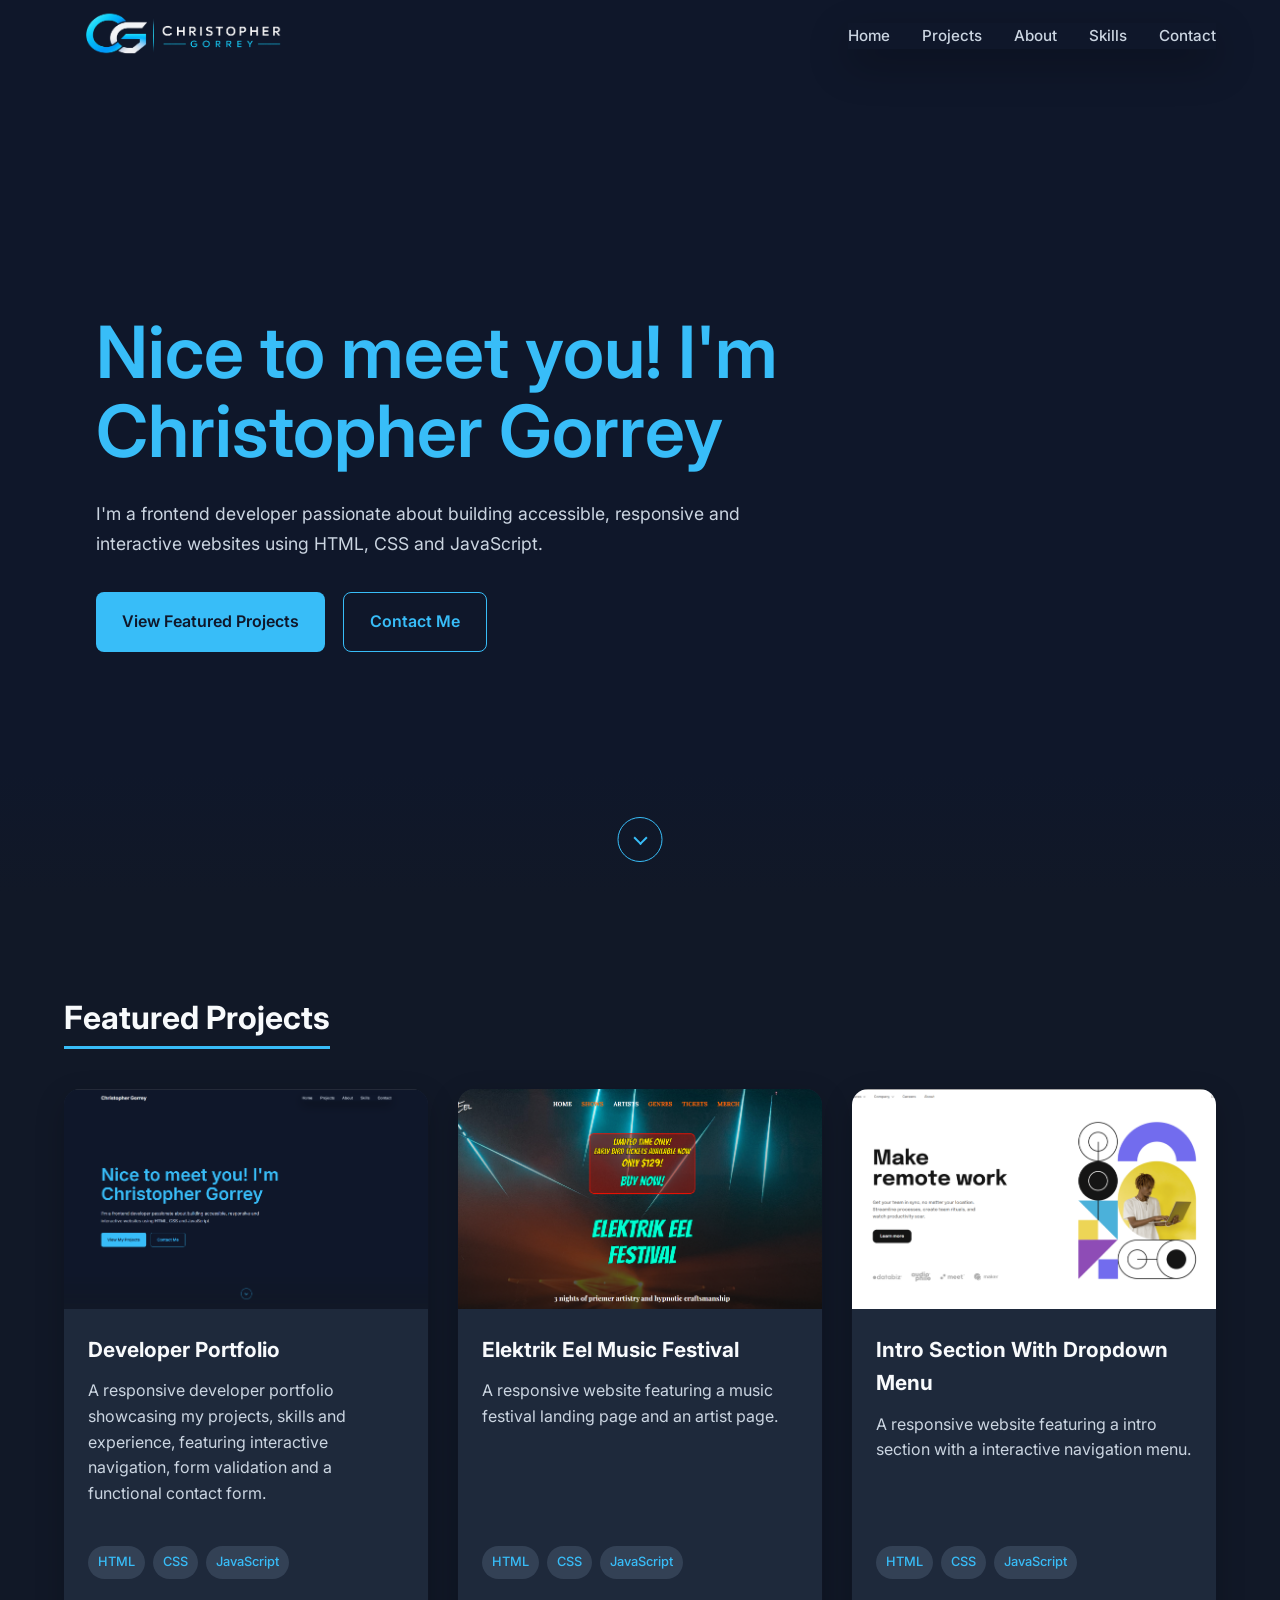
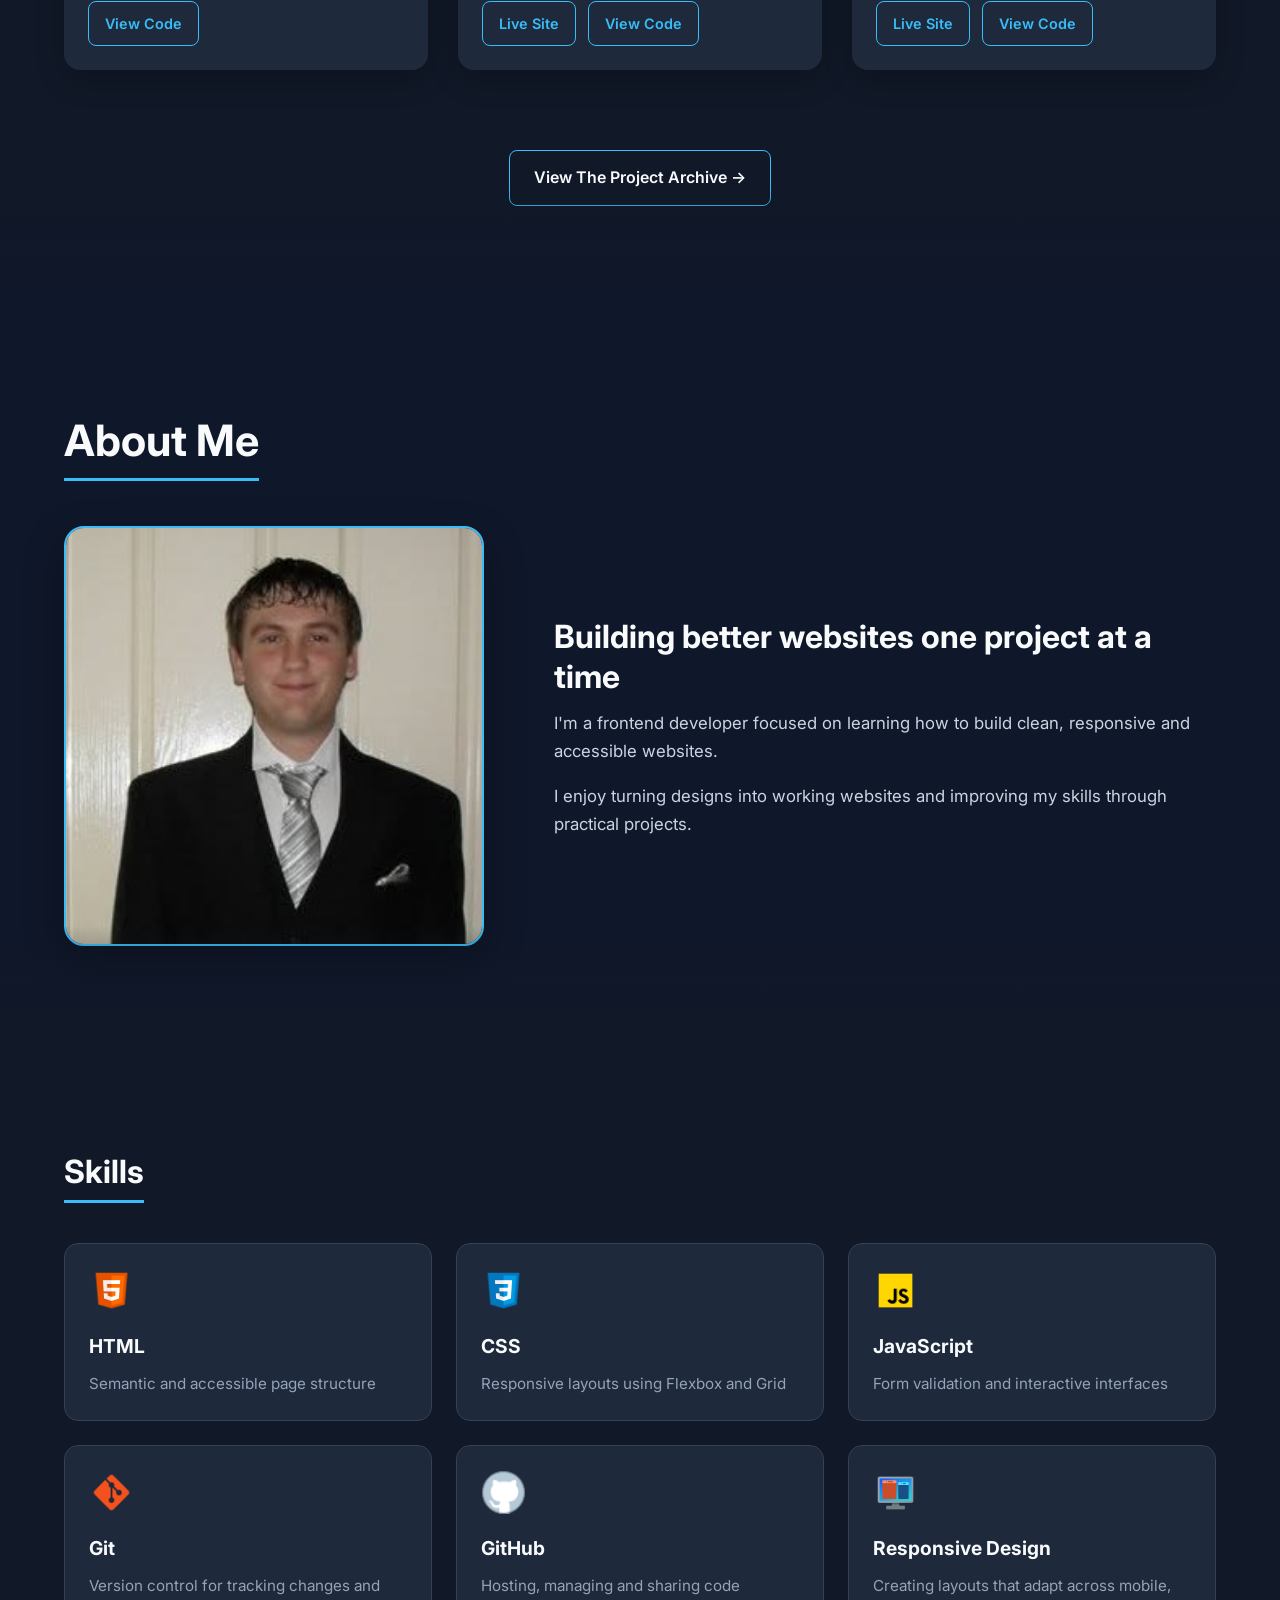
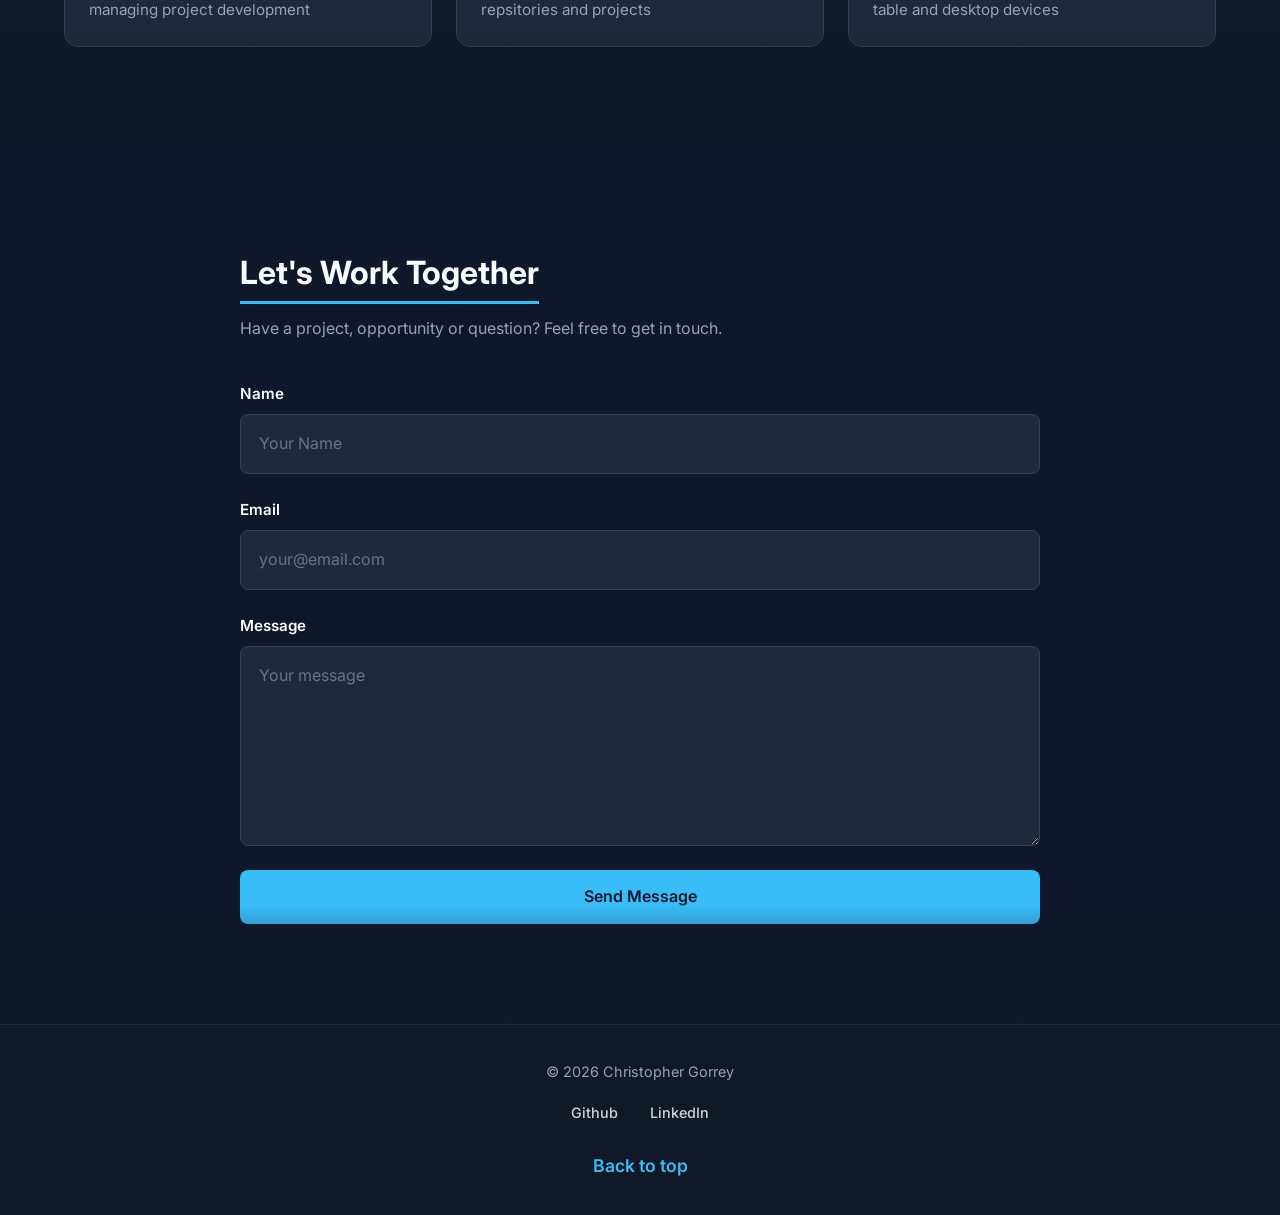
<file: index.html>
<!DOCTYPE html>
<html lang="en">
<head>
    <meta charset="UTF-8">
    <meta name="viewport" content="width=device-width, initial-scale=1.0">
    <title>Christopher Gorrey | Frontend Developer</title>

    <link rel="icon" type="image/png" href="./images/CG-icon.png">
    <link rel="stylesheet" href="./styles.css">
    <script src="./script.js" defer></script>
</head>
<body>
    <header class="header" id="header">
    <nav class="nav-bar">
        <a href="#header" class="logo">
            <img src=./images/Nav-bar_logo.png class="logo-image" alt="Christopher Gorrey">
        </a>
        </div>
        <button class="menu-btn" aria-label="Open menu" aria-expanded="false">
            <span></span>
            <span></span>
            <span></span>
        </button>
        <ul class="nav-menu">
            <li><a href="#header">Home</a></li>
            <li><a href="./projects.html">Projects</a></li>
            <li><a href="#about">About</a></li>
            <li><a href="#skills">Skills</a></li>
            <li><a href="#contact">Contact</a></li>
        </ul>
    </nav>
    </header>
    <main>
        <!-- Hero -->
        <section class="hero" id="home">
            <div class="hero-content">
                <h1 class="hero-intro">
                    Nice to meet you! I'm Christopher Gorrey
                </h1>
                <p class="hero-description">
                    I'm a frontend developer passionate about building accessible,
                    responsive and interactive websites using HTML, CSS and JavaScript.
                </p>
                <div class="hero-btns">
                    <a href="#projects" class=" button primary-btn">View Featured Projects</a>
                    <a href="#contact" class="button secondary-btn">Contact Me</a>
                </div>
            </div>
            <a href="#projects" class="scroll-down" aria-label="Scroll to projects">
                <span></span>
            </a>
        </section>

        <!-- Projects -->
        <section class="projects" id="projects">
            <div class="section-container">
                <div class="section-heading">
                    <h2><span class="underline">Featured Projects</span></h2>
                </div>
                <div class="project-grid">
                    <article class="project-card">
                        <picture>
                            <source media="(min-width: 768px)" srcset="./images/project-screenshots/Developer_Portfolio.png">
                            <img src="./images/project-screenshots/Developer_Portfolio_Mobile.jpg" alt="Developer Portfolio Webpage" class="project-image">
                        </picture>
                        <div class="project-content">
                            <h3>Developer Portfolio</h3>
                            <p>
                                A responsive developer portfolio showcasing my projects, 
                                skills and experience, featuring interactive navigation, 
                                form validation and a functional contact form.</p>
                            <div class="project-technologies">
                                <span>HTML</span>
                                <span>CSS</span>
                                <span>JavaScript</span>
                            </div>
                            <div class="project-links">
                                <a href="https://github.com/Khriz93/Portfolio-Webpage" target="_blank" rel="noopener noreferrer">View Code</a>
                            </div>
                        </div>
                    </article>
                    <article class="project-card">
                        <picture>
                            <source media="(min-width: 768px)" srcset="./images/project-screenshots/ElektrickEelFestival.png">
                            <img src="./images/project-screenshots/Elektrik_Eel_Music_Festival_Mobile.jpg" alt="Elektrik Eel Music Festival project" class="project-image">
                        </picture>
                        <div class="project-content">
                            <h3>Elektrik Eel Music Festival</h3>
                            <p>A responsive website featuring a music festival landing page and an artist page.</p>
                            <div class="project-technologies">
                                <span>HTML</span>
                                <span>CSS</span>
                                <span>JavaScript</span>
                            </div>
                            <div class="project-links">
                                <a href="https://music-festival-website.vercel.app/index.html" target="_blank">Live Site</a>
                                <a href="https://github.com/Khriz93/MusicFestivalWebsite" target="_blank">View Code</a>
                            </div>
                        </div>
                    </article>
                    <article class="project-card">
                        <picture>
                            <source media="(min-width: 768px)" srcset="./images/project-screenshots/Intro_With_Dropdown_Menu.png">
                            <img src="./images/project-screenshots/Intro_With_Dropdown_Menu_Mobile.jpg" alt="Intro With Dropdown Menu project" class="project-image">
                        </picture>
                        <div class="project-content">
                            <h3>Intro Section With Dropdown Menu</h3>
                            <p>A responsive website featuring a intro section with a interactive navigation menu.</p>
                            <div class="project-technologies">
                                <span>HTML</span>
                                <span>CSS</span>
                            <span>JavaScript</span>
                            </div>
                            <div class="project-links">
                                <a href="https://intro-section-with-dropdown-drab.vercel.app/" target="_blank">Live Site</a>
                                <a href="https://github.com/Khriz93/Intro-Section-With-Dropdown" target="_blank">View Code</a>
                            </div>
                        </div>
                    </article>
                </div>
                <div class="projects-btn-container">
                    <a href="./projects.html" class="button projects-btn">View The Project Archive -></a>
                </div>
            </div>
        </section>
        <!-- About -->
         <section class="about" id="about">
            <div class="section-container">
                <h2 class="about-heading"><span class="underline">About Me</span></h2>
                <div class="about-container">
                    <div class="about-image-container">
                        <img src="./images/profile.jpg" alt="Christopher Gorrey" class="about-image">
                    </div>
                    <div class="about-content">
                        <h3>Building better websites one project at a time</h3>
                        <p>
                            I'm a frontend developer focused on learning how to build clean,
                            responsive and accessible websites.
                        </p>
                        <p>
                            I enjoy turning designs into working websites and improving
                            my skills through practical projects.
                        </p>
                    </div>
                </div>
            </div>
         </section>
         <!-- Skills -->
          <section class="skills" id="skills">
            <div class="section-container">
                <div class="section-heading">
                    <h2><span class="underline">Skills</span></h2>
                </div>
                <div class="skills-grid">
                    <div class="skills-card">
                        <div class="skills-icon">
                            <img src="./images/icons8-html-48.png" alt="">
                        </div>
                        <h3>HTML</h3>
                        <p>Semantic and accessible page structure</p>
                    </div>
                    <div class="skills-card">
                        <div class="skills-icon">
                            <img src="./images/icons8-css-48.png" alt="">
                        </div>
                        <h3>CSS</h3>
                        <p>Responsive layouts using Flexbox and Grid</p>
                    </div>
                    <div class="skills-card">
                        <div class="skills-icon">
                            <img src="./images/icons8-javascript-48.png" alt="">
                        </div>
                        <h3>JavaScript</h3>
                        <p>Form validation and interactive interfaces</p>
                    </div>
                    <div class="skills-card">
                        <div class="skills-icon">
                            <img src="./images/icons8-git-48.png" alt="">
                        </div>
                        <h3>Git</h3>
                        <p>Version control for tracking changes and managing project development</p>
                    </div>
                    <div class="skills-card">
                        <div class="skills-icon">
                            <img src="./images/icons8-github-40.png" alt="">
                        </div>
                        <h3>GitHub</h3>
                        <p>Hosting, managing and sharing code repsitories and projects</p>
                    </div>
                    <div class="skills-card">
                        <div class="skills-icon">
                            <img src="./images/icons8-responsive-design-48.png" alt="">
                        </div>
                        <h3>Responsive Design</h3>
                        <p>Creating layouts that adapt across mobile, table and desktop devices</p>
                    </div>
                </div>
            </div>
          </section>
          <!-- Contact-->
           <section class="contact" id="contact">
            <div class="section-container contact-container">
                <div class="section-heading">
                    <h2><span class="underline">Let's Work Together</span></h2>
                    <p>Have a project, opportunity or question?
                       Feel free to get in touch.
                    </p>
                </div>
                <form class="contact-form" action="https://api.web3forms.com/submit" method="POST" novalidate>
                    <input type="hidden" name="access_key" value="1f04d7c7-612f-47d9-9099-0c048becac02">
                    <input type="hidden" name="subject" value="New message from Christopher Gorrey Portfolio">

                    <!-- SPAM PROTECTION -->
                     <input type="checkbox" name="botcheck" class="botcheck" tabindex="-1" autocomplete="off">

                    <div class="form-group">
                        <label for="name">Name</label>
                        <input type="text" id="name" name="name" placeholder="Your Name">
                        <p class="error-message" id="name-error">Please enter your name.</p>
                    </div>
                    <div class="form-group">
                        <label for="email">Email</label>
                        <input type="email" id="email" name="email" placeholder="your@email.com">
                        <p class="error-message" id="email-error">Please enter a valid email address.</p>
                    </div>
                    <div class="form-group">
                        <label for="message">Message</label>
                        <textarea id="message" name="message" placeholder="Your message"></textarea>
                        <p class="error-message" id="message-error">Please enter a message.</p>
                    </div>
                    <button type="submit" class="button primary-btn" id="submit-btn">Send Message</button>
                </form>
                <div class="success-message" id="success-message" role="status" aria-live="polite">
                    <h3>Message Sent!</h3>
                    <p>Thanks for getting in touch. I'll get back to you soon.</p>
                </div>
                <div class="send-error-message" id="send-error-message" role="alert">
                    <p>Sorry, something went wrong while sending your message.
                        Please try again.
                    </p>
                </div>
            </div> 
           </section>
    </main>
    <!-- Footer -->
     <footer class="footer">
        <div class="footer-content">
            <p>© 2026 Christopher Gorrey</p>
            <div class="footer-links">
                <a href="https://github.com/Khriz93" target="_blank">Github</a>
                <a href="https://www.linkedin.com/in/christopher-gorrey-5972b9186/" target="_blank">LinkedIn</a>
            </div>
            <a href="#header" class="back-to-top">Back to top</a>
        </div>
     </footer>
</body>
</html>
</file>
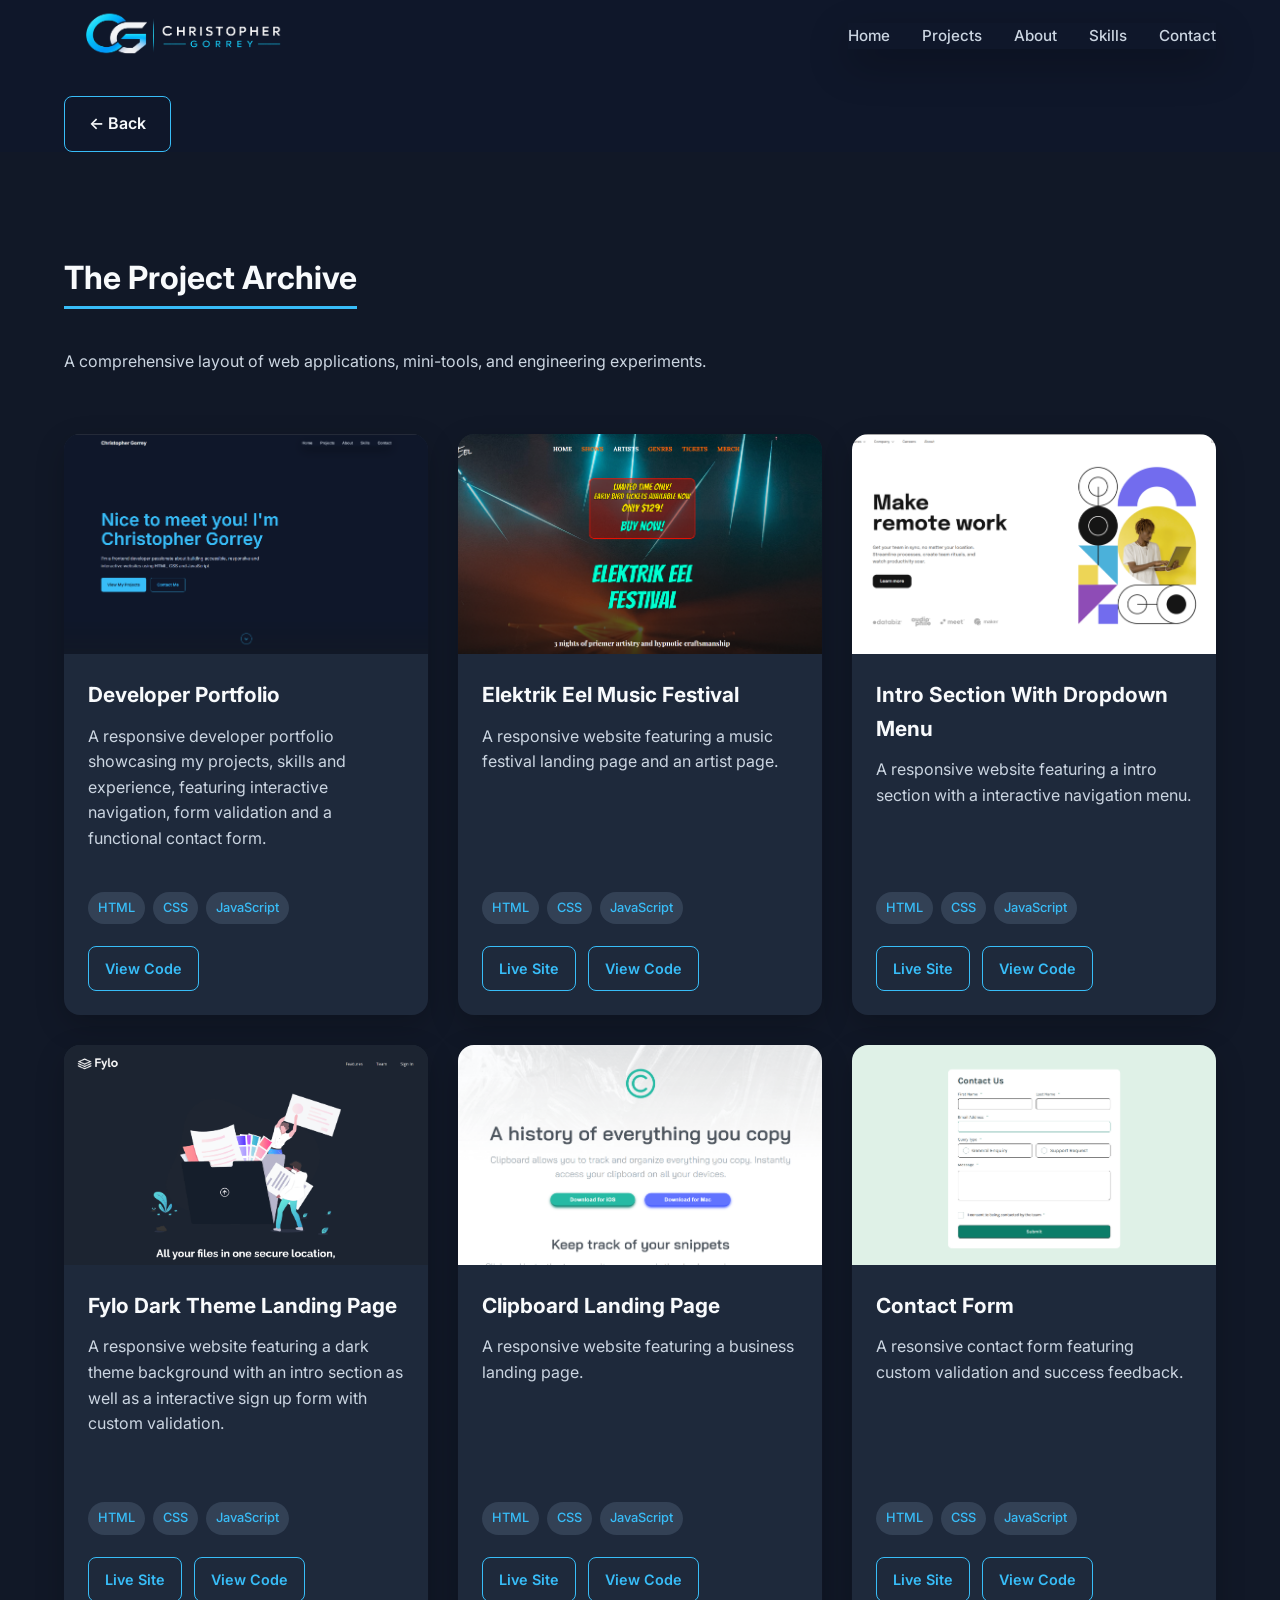
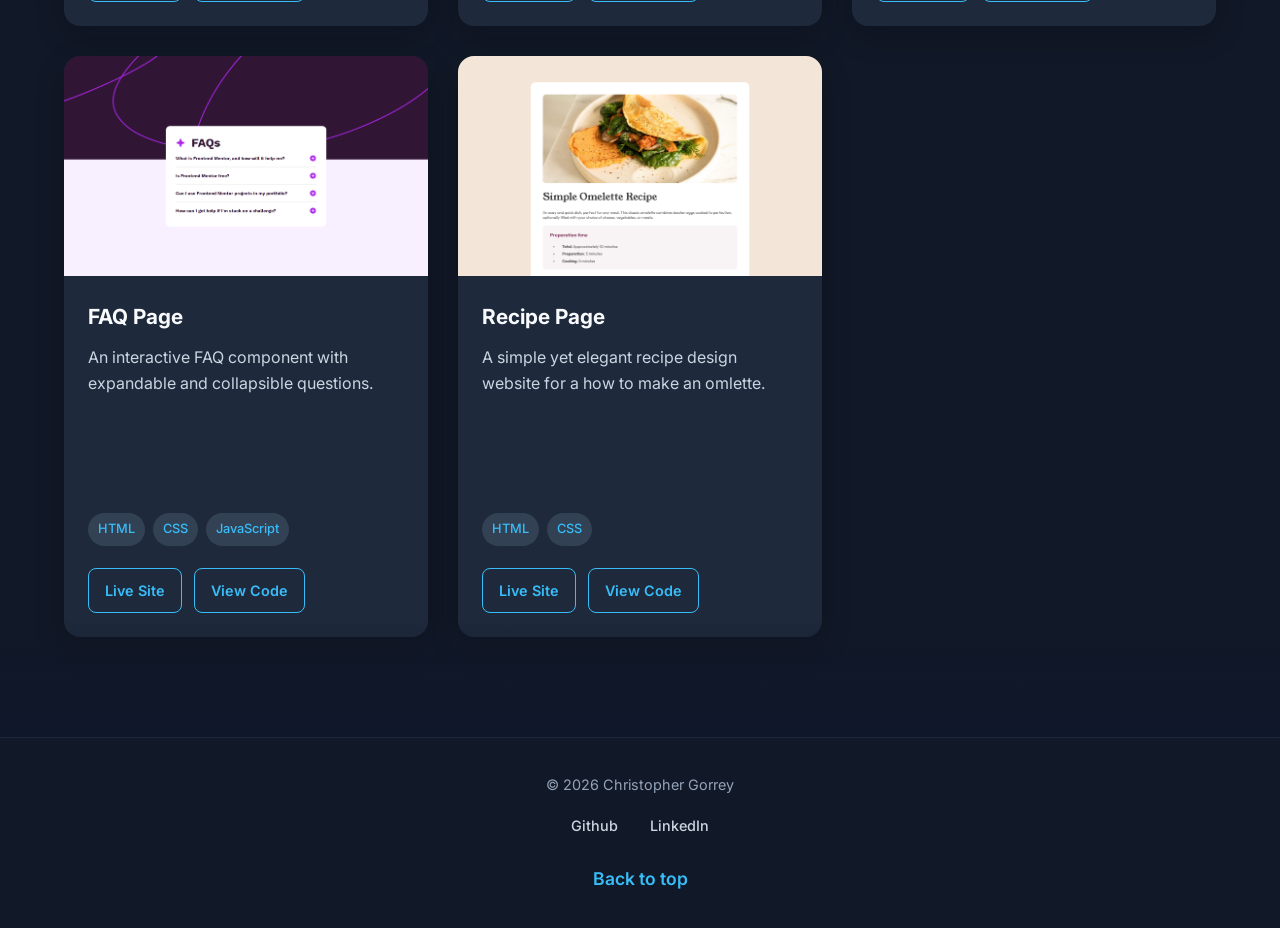
<file: projects.html>
<!DOCTYPE html>
<html lang="en">
<head>
    <meta charset="UTF-8">
    <meta name="viewport" content="width=device-width, initial-scale=1.0">
    <title>Christopher Gorrey | Projects</title>

    <link rel="icon" type="image/png" href="./images/CG-icon.png">
    <link rel="stylesheet" href="./styles.css">
    <script src="./script.js" defer></script>
</head>
<body>
    <header class="header" id="header">
    <nav class="nav-bar">
        <a href="./index.html#header" class="logo">
            <img src=./images/Nav-bar_logo.png class="logo-image" alt="Christopher Gorrey">
        </a>
        </div>
        <button class="menu-btn" aria-label="Open menu" aria-expanded="false">
            <span></span>
            <span></span>
            <span></span>
        </button>
        <ul class="nav-menu">
            <li><a href="./index.html#header">Home</a></li>
            <li><a href="./index.html#projects">Projects</a></li>
            <li><a href="./index.html#about">About</a></li>
            <li><a href="./index.html#skills">Skills</a></li>
            <li><a href="./index.html#contact">Contact</a></li>
        </ul>
    </nav>
    </header>
    <main>
        <div class="back-container">
            <a href="./index.html#header" class="button back-btn"><- Back</a>
        </div>
        <section class="projects" id="projects">
            <div class="section-container">
                <div class="section-heading">
                    <h2><span class="underline">The Project Archive</span></h2>
                </div>
                <p class="project-description">A comprehensive layout of web applications, mini-tools, and engineering experiments.</p>
                <div class="project-grid">
                    <article class="project-card">
                        <picture>
                            <source media="(min-width: 768px)" srcset="./images/project-screenshots/Developer_Portfolio.png">
                            <img src="./images/project-screenshots/Developer_Portfolio_Mobile.jpg" alt="Developer Portfolio Webpage" class="project-image">
                        </picture>
                        <div class="project-content">
                            <h3>Developer Portfolio</h3>
                            <p>
                                A responsive developer portfolio showcasing my projects, 
                                skills and experience, featuring interactive navigation, 
                                form validation and a functional contact form.</p>
                            <div class="project-technologies">
                                <span>HTML</span>
                                <span>CSS</span>
                                <span>JavaScript</span>
                            </div>
                            <div class="project-links">
                                <a href="https://github.com/Khriz93/Portfolio-Webpage" target="_blank" rel="noopener noreferrer">View Code</a>
                            </div>
                        </div>
                    </article>
                    <article class="project-card">
                        <picture>
                            <source media="(min-width: 768px)" srcset="./images/project-screenshots/ElektrickEelFestival.png">
                            <img src="./images/project-screenshots/Elektrik_Eel_Music_Festival_Mobile.jpg" alt="Elektrik Eel Music Festival project" class="project-image">
                        </picture>
                        <div class="project-content">
                            <h3>Elektrik Eel Music Festival</h3>
                            <p>A responsive website featuring a music festival landing page and an artist page.</p>
                            <div class="project-technologies">
                                <span>HTML</span>
                                <span>CSS</span>
                                <span>JavaScript</span>
                            </div>
                            <div class="project-links">
                                <a href="https://music-festival-website.vercel.app/index.html" target="_blank">Live Site</a>
                                <a href="https://github.com/Khriz93/MusicFestivalWebsite" target="_blank">View Code</a>
                            </div>
                        </div>
                    </article>
                    <article class="project-card">
                        <picture>
                            <source media="(min-width: 768px)" srcset="./images/project-screenshots/Intro_With_Dropdown_Menu.png">
                            <img src="./images/project-screenshots/Intro_With_Dropdown_Menu_Mobile.jpg" alt="Intro With Dropdown Menu project" class="project-image">
                        </picture>
                        <div class="project-content">
                            <h3>Intro Section With Dropdown Menu</h3>
                            <p>A responsive website featuring a intro section with a interactive navigation menu.</p>
                            <div class="project-technologies">
                                <span>HTML</span>
                                <span>CSS</span>
                            <span>JavaScript</span>
                            </div>
                            <div class="project-links">
                                <a href="https://intro-section-with-dropdown-drab.vercel.app/" target="_blank">Live Site</a>
                                <a href="https://github.com/Khriz93/Intro-Section-With-Dropdown" target="_blank">View Code</a>
                            </div>
                        </div>
                    </article>
                    <article class="project-card">
                        <picture>
                            <source media="(min-width: 768px)" srcset="./images/project-screenshots/Fylo_Dark_Theme_Landing_Page_Desktop1.png">
                            <img src="./images/project-screenshots/Fylo_Dark_Themed_Landing_Page_Mobile1.jpg" alt="Fylo Dark Theme Landing Page project" class="project-image">
                        </picture>
                        <div class="project-content">
                            <h3>Fylo Dark Theme Landing Page</h3>
                            <p>A responsive website featuring a dark theme background with an intro section as well as a interactive sign up form with custom validation.</p>
                            <div class="project-technologies">
                                <span>HTML</span>
                                <span>CSS</span>
                                <span>JavaScript</span>
                            </div>
                            <div class="project-links">
                                <a href="https://fylo-dark-theme-landing-page-ashen-eight.vercel.app/" target="_blank">Live Site</a>
                                <a href="https://github.com/Khriz93/Fylo-Dark-Theme-Landing-Page" target="_blank">View Code</a>
                            </div>
                        </div>
                    </article>
                    <article class="project-card">
                        <picture>
                            <source media="(min-width: 768px)" srcset="./images/project-screenshots/Desktop-Screenshot-Clipboard-Page.png">
                            <img src="./images/project-screenshots/Mobile_Screenshjot.png" alt="Clipboard Landing Page project" class="project-image">
                        </picture>
                        <div class="project-content">
                            <h3>Clipboard Landing Page</h3>
                            <p>A responsive website featuring a business landing page.</p>
                            <div class="project-technologies">
                                <span>HTML</span>
                                <span>CSS</span>
                                <span>JavaScript</span>
                            </div>
                            <div class="project-links">
                                <a href="https://clipboard-landing-page-tau-lilac.vercel.app/" target="_blank">Live Site</a>
                                <a href="https://github.com/Khriz93/Clipboard-Landing-Page" target="_blank">View Code</a>
                            </div>
                        </div>
                    </article> 
                    <article class="project-card">
                        <picture>
                            <source media="(min-width: 768px)" srcset="./images/project-screenshots/ContactUs.png">
                            <img src="./images/project-screenshots/Contact_Form_Mobile.jpg" alt="Contact Us Form" class="project-image">
                        </picture>
                        <div class="project-content">
                            <h3>Contact Form</h3>
                            <p>A resonsive contact form featuring custom validation and success feedback.</p>
                            <div class="project-technologies">
                                <span>HTML</span>
                                <span>CSS</span>
                                <span>JavaScript</span>
                            </div>
                            <div class="project-links">
                                <a href="https://contact-form-one-vert.vercel.app/" target="_blank">Live Site</a>
                                <a href="https://github.com/Khriz93/Contact-Form" target="_blank">View Code</a>
                            </div>
                        </div>
                    </article>
                    <article class="project-card">
                        <picture>
                            <source media="(min-width: 768px)" srcset="./images/project-screenshots/FAQ-Accordion.png">
                            <img src="./images/project-screenshots/FAQ_Page_Mobile.jpg" alt="FAQ Page" class="project-image">
                        </picture>
                        <div class="project-content">
                            <h3>FAQ Page</h3>
                            <p>An interactive FAQ component with expandable and collapsible questions.</p>
                            <div class="project-technologies">
                                <span>HTML</span>
                                <span>CSS</span>
                                <span>JavaScript</span>
                            </div>
                            <div class="project-links">
                                <a href="https://faq-accordion-ten-rho.vercel.app/" target="_blank">Live Site</a>
                                <a href="https://github.com/Khriz93/FAQ-Accordion" target="_blank">View Code</a>
                            </div>
                        </div>
                    </article>
                    <article class="project-card">
                        <picture>
                            <source media="(min-width: 768px)" srcset="./images/project-screenshots/RecipePage.png">
                            <img src="./images/project-screenshots/Recipe_Page_Mobile.jpg" alt="Recipe page project" class="project-image">
                        </picture>
                        <div class="project-content">
                            <h3>Recipe Page</h3>
                            <p>A simple yet elegant recipe design website for a how to make an omlette.</p>
                            <div class="project-technologies">
                                <span>HTML</span>
                                <span>CSS</span>
                            </div>
                            <div class="project-links">
                                <a href="https://simpleomletterecipe2.vercel.app/" target="_blank">Live Site</a>
                                <a href="https://github.com/Khriz93/Simple_Omlette_Recipe" target="_blank">View Code</a>
                            </div>
                        </div>
                    </article>
                </div>
            </div>
        </section>
    </main>
    <!-- Footer -->
    <footer class="footer">
        <div class="footer-content">
            <p>© 2026 Christopher Gorrey</p>
            <div class="footer-links">
                <a href="https://github.com/Khriz93" target="_blank">Github</a>
                <a href="https://www.linkedin.com/in/christopher-gorrey-5972b9186/" target="_blank">LinkedIn</a>
            </div>
                <a href="#header" class="back-to-top">Back to top</a>
        </div>
    </footer>
</body>
</html>
</file>
<file: styles.css>
@import url('https://fonts.googleapis.com/css2?family=Inter:wght@400;500;600;700&display=swap');

* {
    margin: 0;
    padding: 0;
    box-sizing: border-box;
}

html {
    scroll-behavior: smooth;
}

body {
    font-family: 'Inter', sans-serif;
    background-color: #0f172a;
    color: #f8fafc;
    line-height: 1.6;
}

img {
    max-width: 100%;
    display: block;
}

a {
    color: inherit;
    text-decoration: none;
}

button, input, textarea {
    font: inherit;
}

ul {
    list-style: none;
}

.hero, .projects, .about, .skills, .contact {
        position: relative;
}

.projects, .about, .skills, .contact {
    padding-bottom: 120px;
}

.hero::after, .projects::after, .about::after, .skills::after, .contact::after {
    content: "";
    position: absolute;
    left: 0;
    bottom: 0;
    width: 100%;
    height: 80px;
    pointer-events: none;
}

.hero::after, .about::after, .contact::after {
    background: linear-gradient(to bottom, rgba(15, 23, 42, 0), #111827);
}

.projects::after, .skills::after {
        background: linear-gradient(to bottom, rgba(15, 23, 42, 0), #0f172a);
}

.underline {
    display: inline-block;
    border-bottom: 3px solid #38bdf8;
    padding-bottom: 3px;
}

.section-container {
    width: 90%;
    max-width: 1200px;
    margin: 0 auto;
}

.header {
    position: relative;
    width: 100%;
    height: 72px;
    padding: 0;
    background-color: #0f172a;
    z-index: 1000;
}

/* NAV */

.nav-bar {
    width: 90%;
    max-width: 1200px;
    height: 100%;
    margin: 0 auto;
    display: flex;
    align-items: center;
    justify-content: space-between;
}

.logo {
    display: flex;
    align-items: center;
}

.logo img {
    width: auto;
    height: 60px;
    display: block;
}

.menu-btn {
    display: flex;
    flex-direction: column;
    gap: 5px;
    background: none;
    border: none;
    padding: 0;
    cursor: pointer;
}

.menu-btn span {
    display: block;
    width: 32px;
    height: 2px;
    background-color: #f8fafc;
    transition: background-color 0.2s ease, transform 0.3s ease, opacity 0.3s ease;
}

.menu-btn.active span:nth-child(1) {
    transform: translateY(7px) rotate(45deg);
}

.menu-btn.active span:nth-child(2) {
    opacity: 0;
}

.menu-btn.active span:nth-child(3) {
    transform: translateY(-7px) rotate(-45deg);
}

.menu-btn:hover span {
    background-color: #38bdf8;
}

.nav-menu {
    display: none;
    flex-direction: column;
    gap: 20px;
    position: absolute;
    top: 70px;
    right: 5%;
    width: 220px;
    padding: 25px;
    background-color: #1e293b;
    border-radius: 12px;
    box-shadow: 0 15px 40px rgba(0, 0, 0, 0.3);
    z-index: 1000;
}

.nav-menu.active {
    display: flex;
}

/* BACK BUTTON - FOR PROJECTS PAGE */
.back-container {
    width: 90%;
    max-width: 1200px;
    margin: 0 auto;
}

.back-btn {
    display: inline-flex;
    align-items: center;
    justify-content: center;
    margin-top: 1.5rem;
    padding: 15px 30px;
    border: 1px solid #38bdf8;
    border-radius: 4px;
    cursor: pointer;
}

/* HERO */

.hero {
    min-height: calc(100vh - 80px);
    display: flex;
    align-items: center;
    padding: 60px 0;
    overflow: hidden;
}

.hero-content {
    width: 90%;
    max-width: 700px;
    margin: 0 auto;
}

.hero-intro {
    color: #38bdf8;
    font-size: 1rem;
    font-weight: 600;
    margin-bottom: 8px;
}

.hero h1 {
    font-size: 2.8rem;
    line-height: 1.1;
    margin-bottom: 10px;
}

.hero h2 {
    color: #94a3b8;
    font-size: 1.7rem;
    line-height: 1.2;
    margin-bottom: 20px;
}

.hero-description {
    max-width: 550px;
    color: #cbd5e1;
    font-size: 1rem;
    margin: 30px 0 30px 0;
}

.hero-btns {
    display: flex;
    flex-direction: row;
    margin-top: 32px;
    padding-top: 0;
    gap: 18px;
}

.button {
    display: inline-flex;
    align-items: center;
    justify-content: center;
    padding: 14px 24px;
    border-radius: 8px;
    font-weight: 600;
    transition: background-color 0.2s ease, color 0.2s ease, transform 0.2s ease;
}

.button:hover {
    transform: translateY(-2px);
}

.primary-btn {
    background-color: #38bdf8;
    color: #0f172a;
}

.primary-btn:hover {
    background-color: #7dd3fc;
}

.secondary-btn {
    border: 1px solid #38bdf8;
    color: #38bdf8;
}

.secondary-btn:hover, .back-btn:hover, .projects-btn:hover {
    background-color: #38bdf8;
    color: #0f172a;
}

.scroll-down {
    position: absolute;
    left: 50%;
    bottom: 30px;
    width: 45px;
    height: 45px;
    display: flex;
    align-items: center;
    justify-content: center;
    background-color: transparent;
    border: 1px solid #38bdf8;
    border-radius: 50%;
    transform: translateX(-50%);
    cursor: pointer;
    z-index: 2;
    animation: scrollBounce 2s ease-in-out infinite;
    transition: background-color 0.2s ease;
}

@keyframes scrollBounce {
    0%, 100% {
        transform: translate(-50%, 0);
    }
    50% {
        transform: translate(-50%, 8px);
    }
}

.scroll-down span {
    width: 10px;
    height: 10px;
    border-right: 2px solid #38bdf8;
    border-bottom: 2px solid #38bdf8;
    transform: rotate(45deg);
    margin-top: -4px;
    transition: border-color 0.2s ease;
}

@media (hover:hover) and (pointer: fine) {
    .scroll-down:hover {
        background-color: #38bdf8;
    }

    .scroll-down:hover span {
        border-color: #0f172a;
    }
}

.scroll-down.active {
    background-color: #38bdf8;
}

.scroll-down:active span {
    border-color: #0f172a;
}

/* PROJECTS */
.projects {
    padding: 70px 0 100px;
    background-color: #111827;
}

/* FOR PROJECTS PAGE */
.project-description {
    max-width: 550px;
    color: #cbd5e1;
    font-size: 1rem;
    margin: 25px 0 60px 0;

}

.section-heading {
    margin-bottom: 40px;
}

.section-heading h2 {
    font-size: 2rem;
    margin-bottom: 12px;
}

.section-heading p {
    color: #94a3b8;
    max-width: 600px;
    margin: 0 auto;
}

.project-grid {
    display: grid;
    grid-template-columns: 1fr;
    gap: 30px;
}

.project-card {
    display: flex;
    flex-direction: column;
    background-color: #1e293b;
    border-radius: 16px;
    overflow: hidden;
    box-shadow: 0 10px 30px rgba(0, 0, 0, 0.2);
}

.project-card picture {
    display: block;
    width: 100%;
}

.project-card:hover {
    transform: translateY(-5px);
    box-shadow: 0 14px 35px rgba(0, 0, 0, 0.3);
}

.project-image {
    width: 100%;
    height: 240px;
    object-position: top;
    object-fit: cover;
}

.project-content {
    display: flex;
    flex-direction: column;
    flex: 1;
    padding: 24px;
}

.project-content h3 {
    font-size: 1.3rem;
    margin-bottom: 12px;
}

.project-content p {
    color: #cbd5e1;
    margin-bottom: 20px;
}

.project-technologies {
    display: flex;
    flex-wrap: wrap;
    gap: 8px;
    padding-top: 20px;
    margin-top: auto;
    margin-bottom: 22px;
}

.project-technologies span {
    background-color: #334155;
    color: #38bdf8;
    padding: 6px 10px;
    border-radius: 20px;
    font-size: 0.8rem;
    font-weight: 500;
}

.project-links {
    display: flex;
    gap: 12px;
}

.project-links a {
    display: inline-flex;
    align-items: center;
    justify-content: center;
    padding: 10px 16px;
    border: 1px solid #38bdf8;
    border-radius: 8px;
    color: #38bdf8;
    font-size: 0.9rem;
    font-weight: 600;
    transition: background-color 0.2s ease, color 0.2s ease;
}

.project-links a:hover {
    background-color: #38bdf8;
    color: #0f172a;
}

/* TO GO TO PROJECTS PAGE */
.projects-btn-container {
    display: flex;
    justify-content: center;
    width: 100%;
    margin-top: 60px;
    
}

.projects-btn {
    display: inline-flex;
    align-items: center;
    justify-content: center;
    margin: 0;
    width: auto;
    border: 1px solid #38bdf8;
    cursor: pointer;
}

/* ABOUT */

.about {
    padding: 80px 0;
    background-color: #0f172a;
}

.about-heading {
    margin-bottom: 30px;
}

.about-container {
    display: flex;
    flex-direction: column;
    gap: 30px;
}

.about-image-container {
    display: flex;
    justify-content: center;
}

.about-image {
    width: 100%;
    max-width: 320px;
    aspect-ratio: 1 / 1;
    object-fit: cover;
    border-radius: 20px;
    border: 2px solid #38bdf8;
    box-shadow: 0 15px 40px rgba(0, 0, 0, 0.3);
}

.about-content h2 {
    font-size: 2rem;
    line-height: 1.2;
    margin-bottom: 20px;
}

.about-content h3 {
    font-size: 1.4rem;
    line-height: 1.3;
    margin-bottom: 12px;
}

.about-content p {
    color: #cbd5e1;
    margin-bottom: 16px;
}

.skills {
    background-color: #111827;
}

.skills-grid {
    display: grid;
    grid-template-columns: 1fr;
    gap: 20px;
}

.skills-card {
    padding: 24px;
    background-color: #1e293b;
    border-radius: 14px;
    border: 1px solid #334155;
    transition: transform 0.2s ease, border-color 0.2s ease;
}

.skills-card:hover {
    transform: translateY(-4px);
    border-color: #38bdf8;
}

.skills-icon {
    width: 45px;
    height: 45px;
    margin-bottom: 18px;
}

.skills-icon img {
    width: 100%;
    height: 100%;
    object-fit: contain;
}

.skills-card h3 {
    color: #f8fafc;
    font-size: 1.2rem;
    margin-bottom: 10px;
}

.skills-card p {
    color: #94a3b8;
    font-size: 0.95rem;
}

.skills-card:hover {
    transform: translateY(-4px);
    border-color: #38bdf8;
    box-shadow: 0 10px 30px rgba(0, 0, 0, 0.25), 0 0 20px rgba(56, 189, 248, 0.08);
}

/* CONTACT */
.contact {
    padding: 80px 0;
    background-color: #0f172a;
}

.contact-container {
    max-width: 700px;
}

.contact-form {
    display: flex;
    flex-direction: column;
    gap: 22px;
}

.form-group {
    display: flex;
    flex-direction: column;
    gap: 8px;
}

.form-group label {
    font-size: 0.95rem;
    font-weight: 600;
    color: #f8fafc;
}

.form-group input, .form-group textarea {
    width: 100%;
    padding: 14px 16px;
    background-color: #1e293b;
    color: #f8fafc;
    border: 1px solid #334155;
    border-radius: 8px;
    outline: none;
    transition: border-color 0.2s ease, box-shadow 0.2s ease;
}

.form-group input::placeholder, .form-group textarea::placeholder {
    color: #64748b
}

.form-group input:focus, .form-group textarea:focus {
    border-color: #38bdf8;
    box-shadow: 0 0 0 3px rgba(56, 189, 248, 0.1);
}

.form-group textarea {
    min-height: 180px;
    resize: vertical;
}

.contact-form .button {
    width: 100%;
    border: none;
    cursor: pointer;
}

#submit-btn:disabled {
    opacity: 0.6;
    cursor: not-allowed;
    transform: none;
}

.botcheck {
    display: none;
}

/* ERROR */
.error-message {
    display: none;
    margin-top: 4px;
    color: #f87171;
    font-size: 0.85rem;
}

.error-message.active {
    display: block;
}

.form-group input.error, .form-group textarea.error {
    border:1px solid #f87171;
}

.form-group input.error:focus, .form-group textarea.error:focus {
    border: 1px solid #f87171;
    box-shadow: 0 0 0 3px rgba(248, 113, 113, 0.1);
}

.success-message {
    display: none;
    margin-top: 30px;
    padding: 22px;
    background-color: #1e293b;
    border: 1px solid #38bdf8;
    border-radius: 12px;
}

.success-message.active {
    display: block;
}

.success-message h3 {
    color: #38bdf8;
    margin-bottom: 8px;
}

.success-message p {
    color: #cbd5e1;
}

/* SEND ERROR */
.send-error-message {
    display: none;
    margin-top: 30px;
    padding: 18px;
    background-color: #1e293b;
    border: 1px solid #f87171;
    border-radius: 12px;
}

.send-error-message.active {
    display: block;
}

.send-error-message p {
    color: #f87171;
}

/* FOOTER */
.footer {
    padding: 30px 0;
    background-color: #111827;
    border-top: 1px solid #1e293b;
}

.footer-content {
    display: flex;
    flex-direction: column;
    align-items: center;
    gap: 15px;
    text-align: center;
}

.footer-content p {
    color: #94a3b8;
    font-size: 0.9rem;
}

.footer-links {
    display: flex;
    gap: 20px;
}

.back-to-top {
    color: #38bdf8;
    font-size: 1.1rem;
    font-weight: 600;
    margin-top: 10px;
    transition: color 0.2s ease, transform 0.2s ease;
}

.back-to-top:hover {
    color: #7dd3fc;
    transform: translateY(-2px);
}

.footer-links a {
    color: #cbd5e1;
    font-size: 0.9rem;
    font-weight: 500;
    transition: color 0.2s ease;
}

.footer-links a:hover {
    color: #38bdf8;
}

/* TABLET */
@media (min-width: 768px) and (max-width: 1023px) {
    /* HERO */
    .logo img {
        height: 75px;
    }

    /* BACK BUTTON - FOR PROJECTS PAGE */
    .back-btn {
        display: inline-flex;
        width: fit-content;
        margin-left: 0;
        margin-right: 0;
    }

    .hero {
        padding: 60px 0 140px;
    }

    .scroll-down {
        bottom: 35px;
    }

    .hero-content {
        width: 85%;
    }

    .hero-content h1 {
        font-size: 3.5rem;
    }

    .hero-content h2 {
        font-size: 2rem;
    }

    .hero-description {
        font-size: 1.05rem;
    }

    .hero-btns .button {
        width: auto;
    }

    .hero::after, .projects::after, .about::after, .skills::after, .contact::after {
        height: 100px;
    }

    /* PROJECTS */
    .project-grid {
        grid-template-columns: repeat(2, 1fr);
        gap: 24px;
    }

    /* FOR PROJECTS PAGE */
    .project-description {
        max-width: 450px;
    }

    .project-image {
        height: 260px;
    }

    .projects-btn {
        margin-top: 20px;
    }

    /* ABOUT */
    .about-container {
        gap: 50px;
    }

    .about-content {
        max-width: 700px;
        margin: 0 auto;
    }

    .about-content h2 {
        font-size: 2.4rem;
    }

    /* SKILLS */
    .skills-grid {
        grid-template-columns: repeat(2, 1fr);
        gap: 24px;
    }

    /* CONTACT */
    .contact-container {
        width: 80%;
    }

    .about {
        padding: 90px 0;
    }

    .about-heading {
        font-size: 2.3rem;
        margin-bottom: 35px;
    }

    .about-container {
        gap: 40px;
    }

    .about-image {
        max-width: 380px;
    }

    .about-content h3 {
        font-size: 2.7rem;
        margin-bottom: 45px;
    }

    .contact-form .button {
        width: auto;
        align-items: flex-start;
        padding-left: 32px;
        padding-right: 32px;
    }

    /* FOOTER */
    .footer-content {
        gap: 18px;
    }

    .footer-links {
        gap: 28px;
    }

    .back-to-top {
        font-size: 1.15rem;
    }
}

/* DESKTOP */
@media (min-width: 1024px) {
    /* NAV AND HEADER */
    .menu-btn {
        display: none;
    }

    .nav-menu {
        display: flex;
        position: static;
        flex-direction: row;
        width: auto;
        padding: 0;
        background: none;
        border-radius: 0;
        align-items: center;
        gap: 32px;
    }

    .nav-menu a {
        color: #cbd5e1;
        font-size: 0.95rem;
        font-weight: 500;
        transition: color 0.2s ease;
    }

    .nav-menu a:hover {
        color:#38bdf8
    }

    .logo img {
        height: 80px;
    }

    /* BACK BUTTON - FOR PROJECTS PAGE */
    .back-container {
        display: flex;
        justify-content: flex-start;
    }

    .back-btn {
        margin-left: 0;
        margin-right: 0;
    }

    /* HERO */
    .hero {
        display: flex;
        align-items: center;
        padding: 40px 0;
    }

    .hero-content {
        width: 85%;
        max-width: 1200px;
        margin: 0 auto;
    }

    .hero h1 {
        font-size: 4.5rem;
        max-width: 850px;
        line-height: 1.1;
    }

    .hero h2 {
        font-size: 2.4rem;
    }

    .hero-description {
        max-width: 700px;
        margin: 28px 0 0;
        font-size: 1.1rem;
        line-height: 1.75;
    }

    .hero-btns {
        display: flex;
        flex-direction: row;
        gap: 18px;
        margin-top: 32px;
        padding-top: 0;
    }

    .hero .button {
        padding: 16px 26px;
        font-size: 1rem;
    }

    .hero::after, .projects::after, .about::after, .skills::after, .contact::after {
        height: 120px;
    }

    /* PROJECTS */
    .projects {
        padding: 100px 0;
    }

    /* FOR PROJECTS PAGE */
    .project-description {
        max-width: 700px;
    }

    .project-grid {
        grid-template-columns: repeat(3, 1fr);
        grid-auto-rows: 1fr;
        gap: 30px;
    }

    .project-image {
        height: 220px;
    }

    /* TO GO TO PROJECTS PAGE */
    .projects-btn {
        margin-top: 20px;
    }

    /* ABOUT */
    .about {
        padding: 100px 0;
    }

    .about-heading {
        font-size: 2.7rem;
        margin-bottom: 45px;
    }

    .about-container {
        display: grid;
        grid-template-columns: 420px minmax(0, 1fr);
        align-items: center;
        gap: 70px;
    }

    .about-content {
        max-width: none;
        margin: 0;
    }

    .about-image-container {
        display: flex;
        justify-content: flex-start;
        margin: 0;
    }

    .about-image {
        max-width: 420px;
        margin: 0;
    }

    .about-content h2 {
        font-size: 2.7rem;
    }

    .about-content h3 {
        font-size: 2rem;
        line-height: 1.25;
    }

    .about-content p {
        font-size: 1.05rem;
        line-height: 1.7;
    }

    /* SKILLS */
    .skills {
        padding: 100px 0;
    }

    .skills-grid {
        grid-template-columns: repeat(3, 1fr);
        gap: 24px;
    }

    /* CONTACT */
    .contact {
        padding: 100px 0;
    }

    .contact-container {
        width: 90%;
        max-width: 800px;
    }

    .section-heading p {
        margin: 0;
    }

    .contact-form {
        gap: 24px;
    }

    .form-group input, .form-group textarea {
        padding: 16px 18px;
    }

    .form-group textarea {
        min-height: 200px;
    }

    /* FOOTER */
    .footer {
        padding: 35px 0;
    }

    .footer-content {
        flex-direction: column;
        gap: 18px;
    }

    .footer-links {
        gap: 32px;
    }
}
</file>
